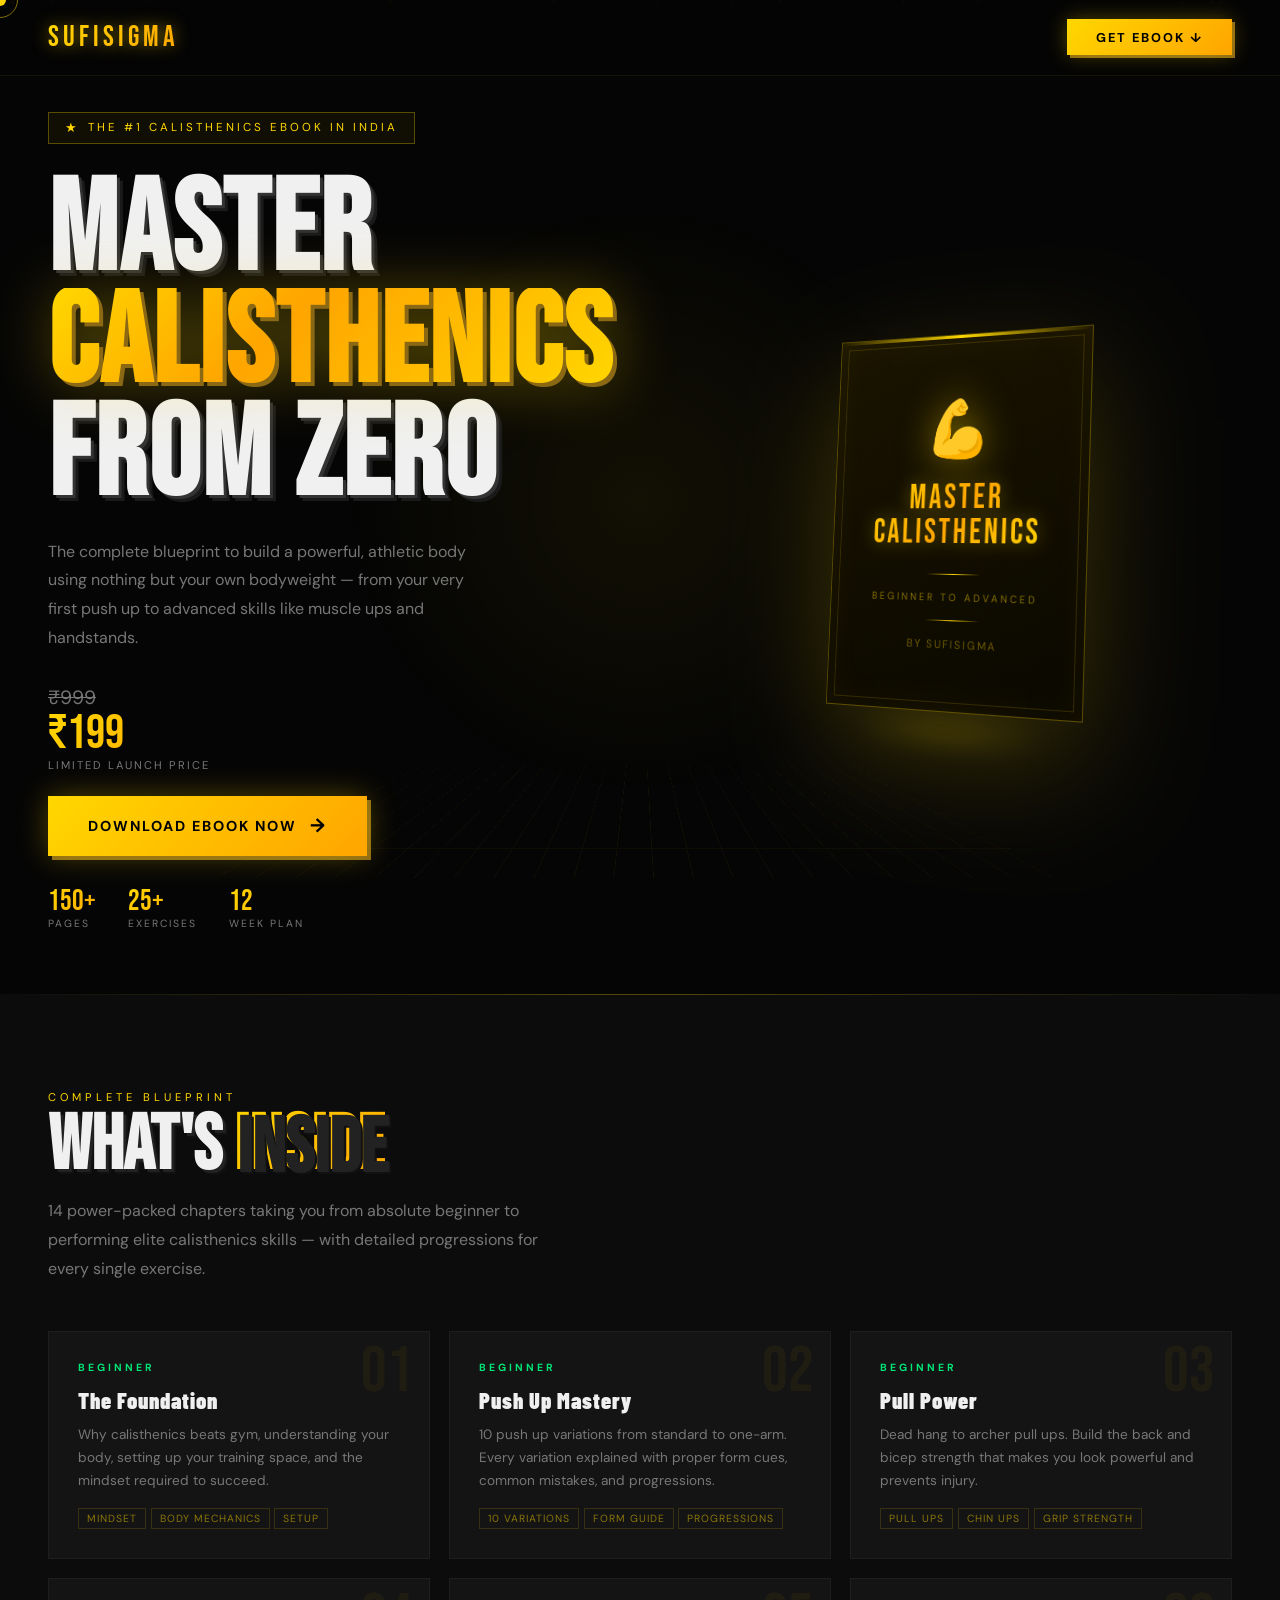
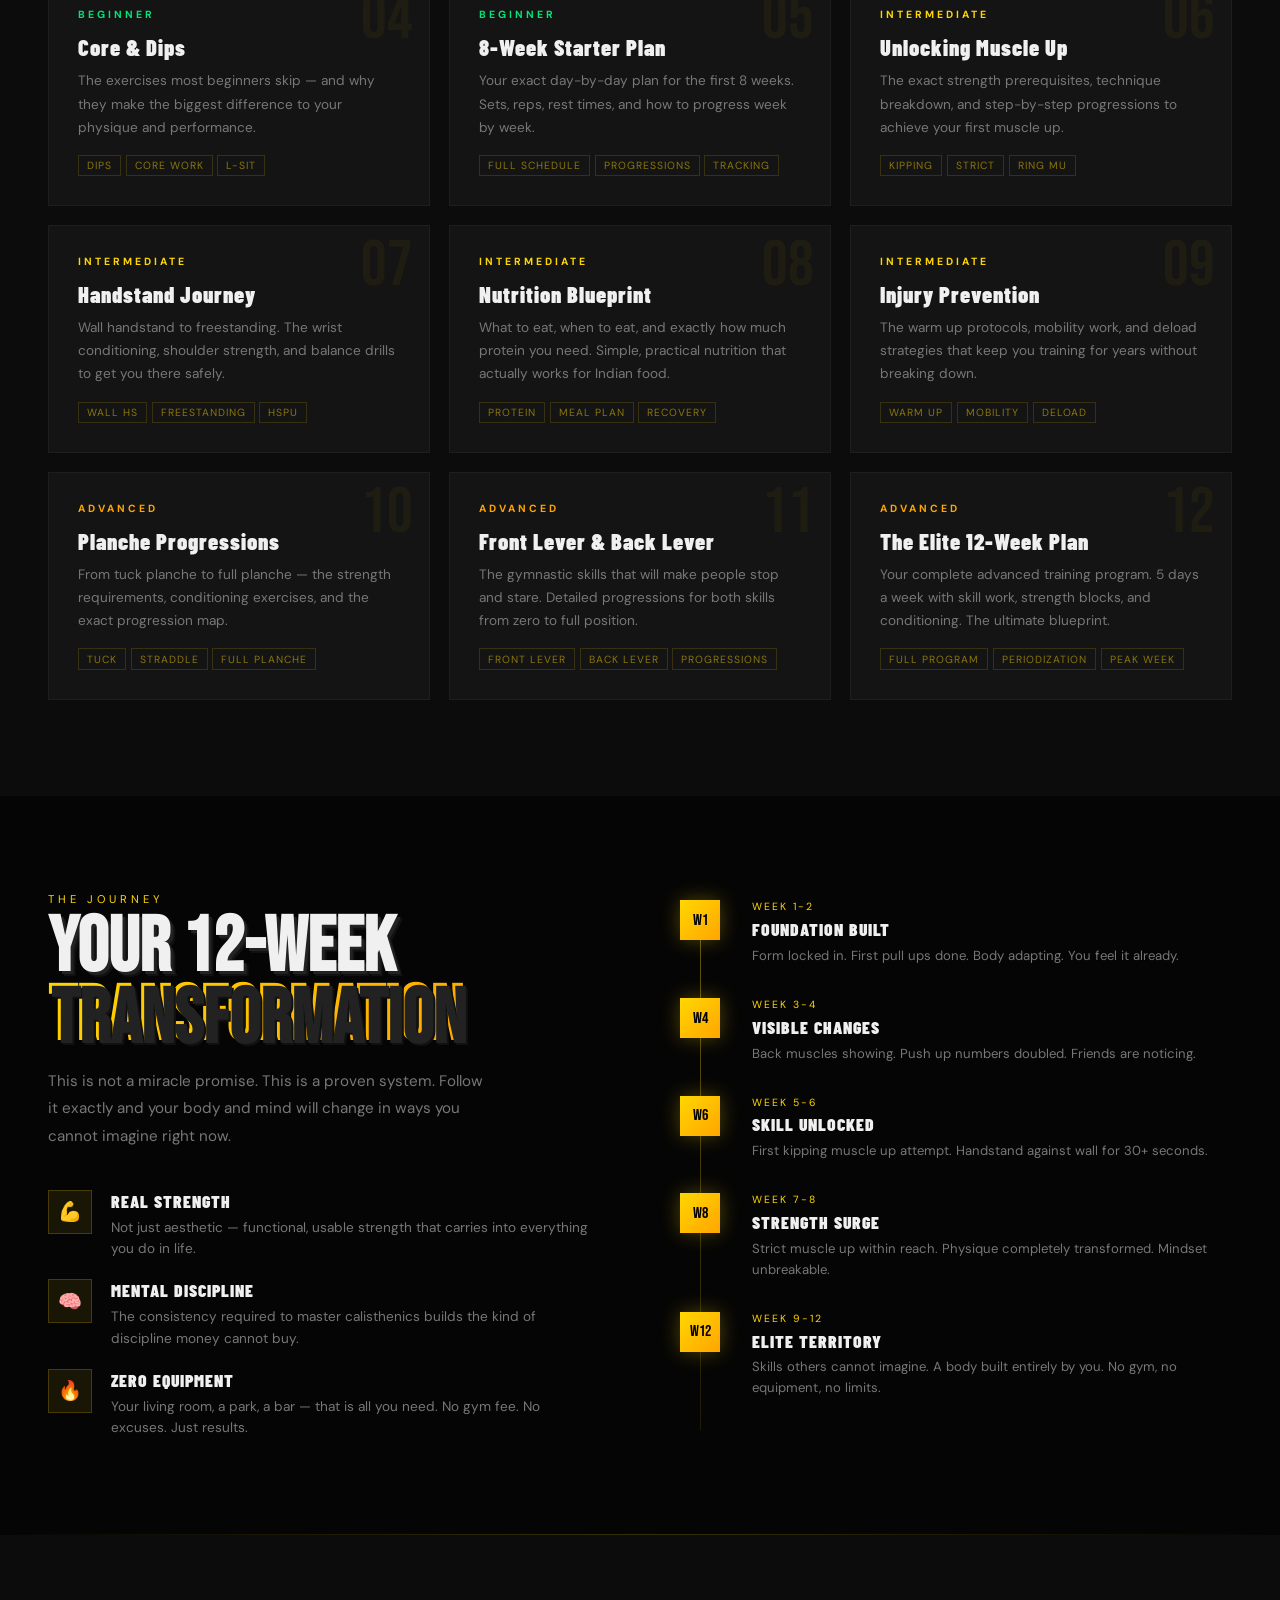
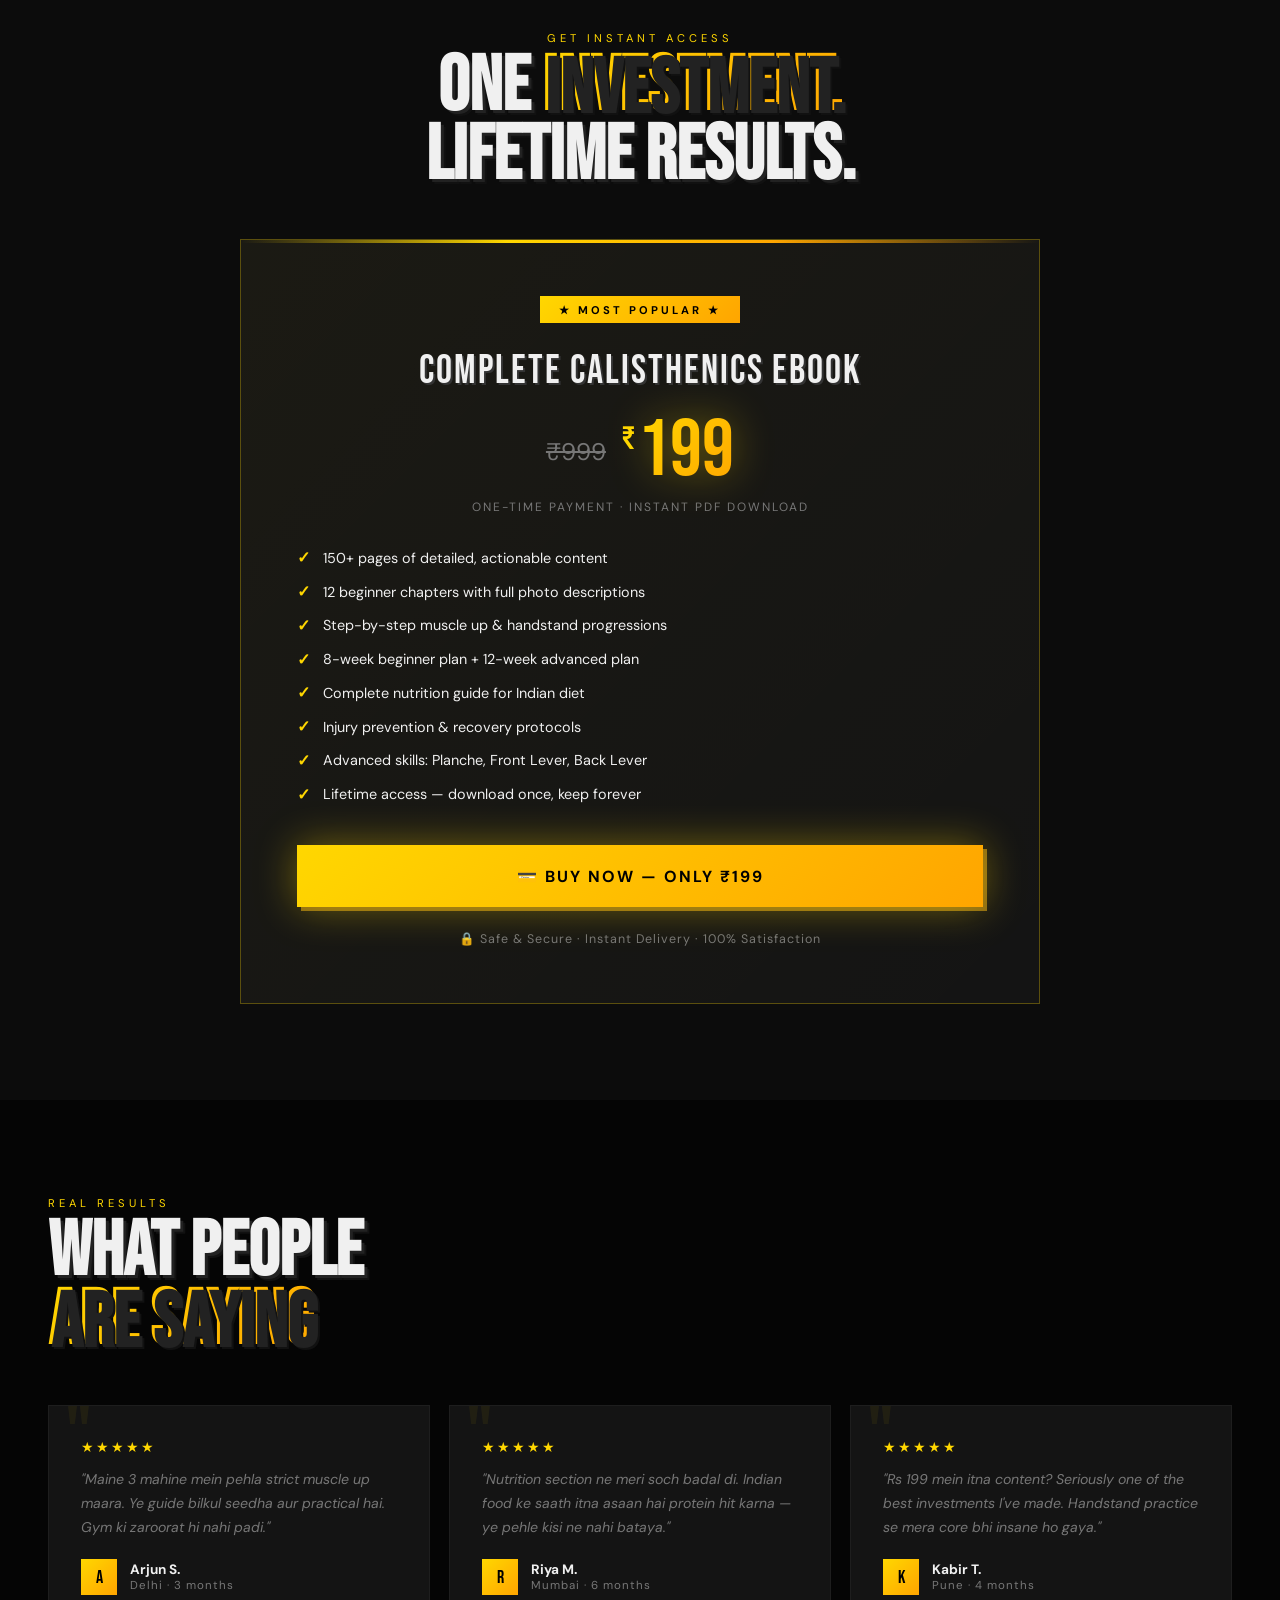
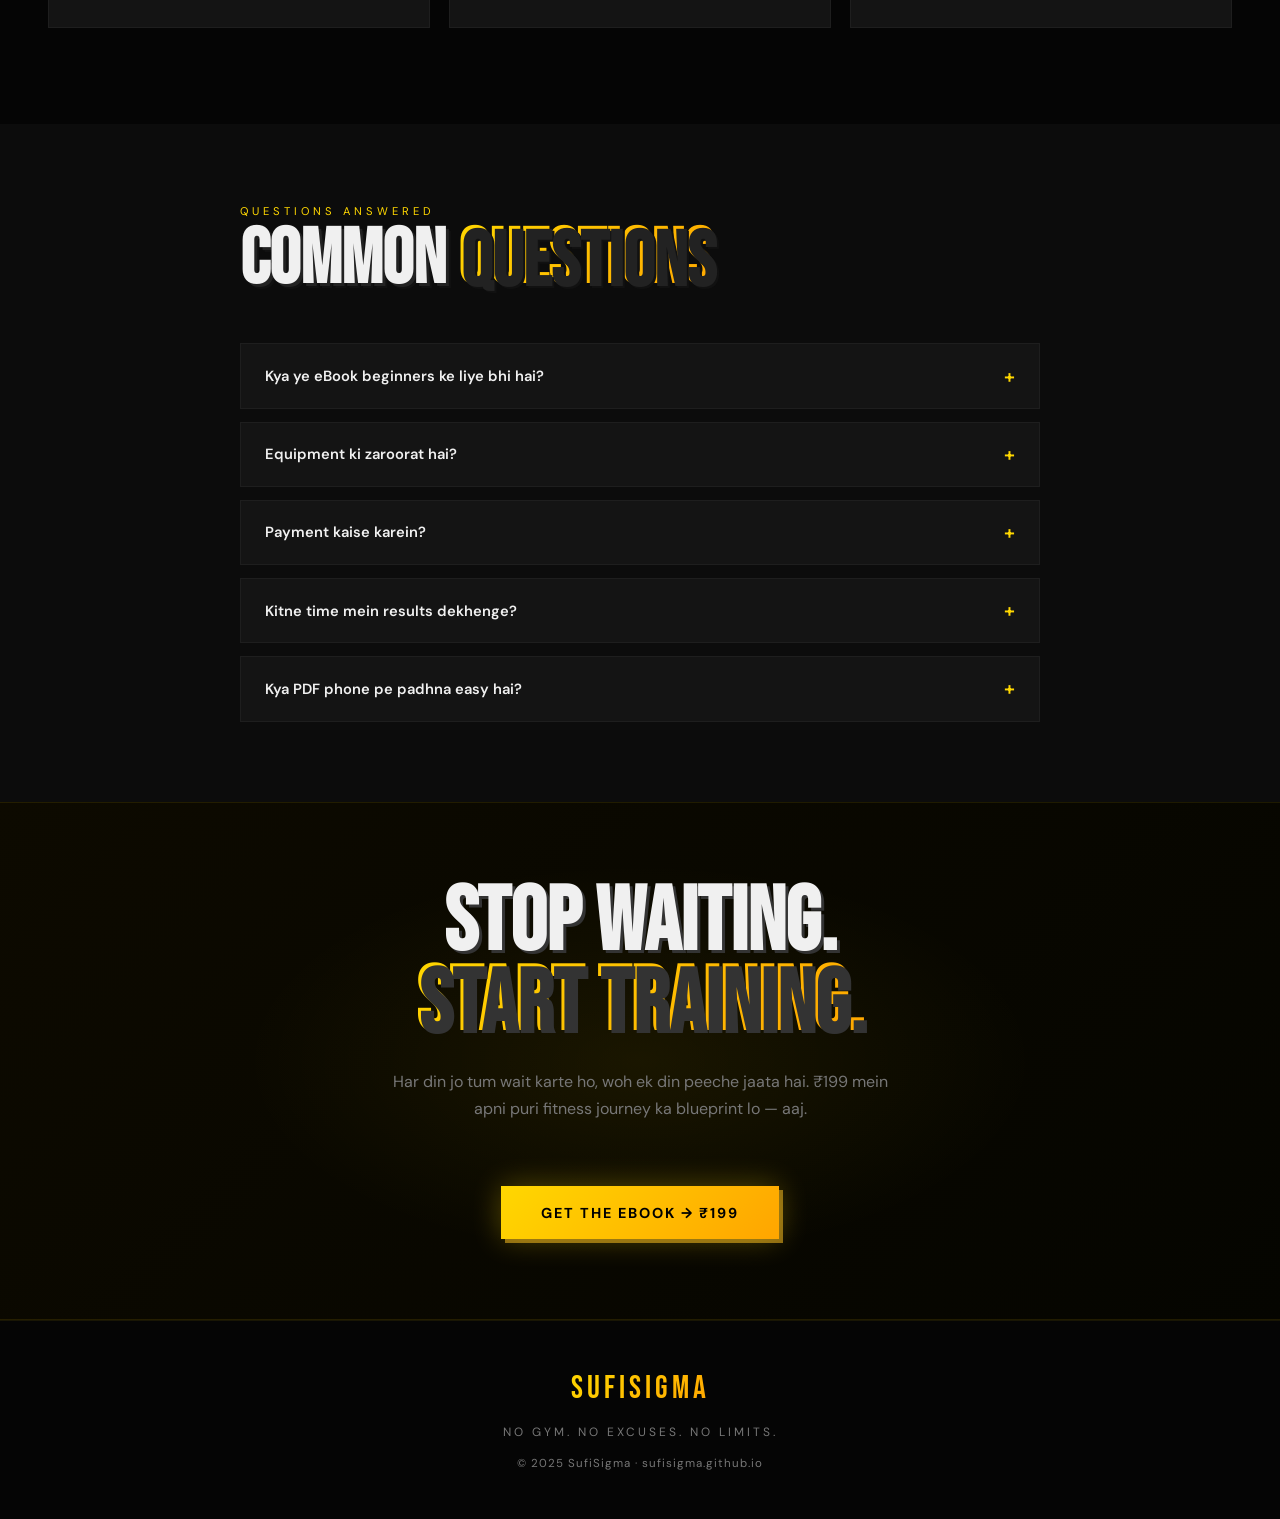
<file: index.html>
<!DOCTYPE html>
<html lang="en">
<head>
<meta charset="UTF-8">
<meta name="viewport" content="width=device-width, initial-scale=1.0">
<title>SufiSigma | Master Calisthenics — The Ultimate eBook</title>
<link href="https://fonts.googleapis.com/css2?family=Bebas+Neue&family=DM+Sans:wght@300;400;500;700&family=Barlow+Condensed:wght@700;900&display=swap" rel="stylesheet">
<style>
:root {
  --bg: #050505;
  --bg2: #0c0c0c;
  --bg3: #141414;
  --gold: #FFD700;
  --gold2: #FFA500;
  --gold3: #B8860B;
  --text: #f0f0f0;
  --muted: #777;
  --border: #1e1e1e;
}
*, *::before, *::after { margin: 0; padding: 0; box-sizing: border-box; }
html { scroll-behavior: smooth; }
body {
  background: var(--bg);
  color: var(--text);
  font-family: 'DM Sans', sans-serif;
  overflow-x: hidden;
  cursor: none;
}

/* CUSTOM CURSOR */
.cursor {
  position: fixed; width: 12px; height: 12px;
  background: var(--gold); border-radius: 50%;
  pointer-events: none; z-index: 9999;
  transform: translate(-50%, -50%);
  transition: transform 0.1s, width 0.2s, height 0.2s;
  mix-blend-mode: difference;
}
.cursor-ring {
  position: fixed; width: 36px; height: 36px;
  border: 1px solid rgba(255,215,0,0.5); border-radius: 50%;
  pointer-events: none; z-index: 9998;
  transform: translate(-50%, -50%);
  transition: transform 0.15s ease, width 0.2s, height 0.2s;
}

/* PARTICLES */
#particles { position: fixed; inset: 0; pointer-events: none; z-index: 0; overflow: hidden; }
.particle {
  position: absolute; border-radius: 50%;
  background: radial-gradient(circle, rgba(255,215,0,0.8), transparent);
  animation: floatParticle linear infinite;
  pointer-events: none;
}
@keyframes floatParticle {
  0% { transform: translateY(100vh) scale(0); opacity: 0; }
  10% { opacity: 1; }
  90% { opacity: 0.3; }
  100% { transform: translateY(-100px) scale(1); opacity: 0; }
}

/* NAV */
nav {
  position: fixed; top: 0; left: 0; right: 0; z-index: 100;
  display: flex; justify-content: space-between; align-items: center;
  padding: 1.2rem 3rem;
  background: rgba(5,5,5,0.9); backdrop-filter: blur(20px);
  border-bottom: 1px solid rgba(255,215,0,0.08);
}
.nav-logo {
  font-family: 'Bebas Neue', sans-serif; font-size: 1.8rem; letter-spacing: 4px;
  background: linear-gradient(135deg, #FFD700, #FFA500);
  -webkit-background-clip: text; -webkit-text-fill-color: transparent;
  filter: drop-shadow(0 0 8px rgba(255,215,0,0.5));
}
.nav-cta {
  padding: 0.6rem 1.8rem;
  background: linear-gradient(135deg, #FFD700, #FFA500);
  color: #000; font-weight: 700; font-size: 0.8rem;
  letter-spacing: 2px; text-transform: uppercase; text-decoration: none;
  box-shadow: 0 0 20px rgba(255,215,0,0.3), 3px 3px 0 #8B6914;
  transition: all 0.2s;
}
.nav-cta:hover { transform: translate(-2px,-2px); box-shadow: 0 0 30px rgba(255,215,0,0.5), 5px 5px 0 #8B6914; }

/* HERO */
.hero {
  min-height: 100vh; display: flex; align-items: center;
  position: relative; padding: 7rem 3rem 4rem; overflow: hidden;
}
.hero-3d-grid {
  position: absolute; inset: 0; opacity: 0.06;
  background-image: linear-gradient(rgba(255,215,0,1) 1px, transparent 1px),
                    linear-gradient(90deg, rgba(255,215,0,1) 1px, transparent 1px);
  background-size: 60px 60px;
  transform: perspective(600px) rotateX(60deg) translateY(-35%);
  transform-origin: bottom center;
}
.hero-glow {
  position: absolute; top: 20%; left: 50%; transform: translateX(-50%);
  width: 600px; height: 600px;
  background: radial-gradient(circle, rgba(255,215,0,0.06) 0%, transparent 70%);
  animation: pulse 4s ease-in-out infinite;
}
@keyframes pulse { 0%,100%{transform:translateX(-50%) scale(1);opacity:0.5} 50%{transform:translateX(-50%) scale(1.2);opacity:1} }

.hero-content { max-width: 1200px; margin: 0 auto; width: 100%; position: relative; z-index: 1; display: grid; grid-template-columns: 1fr 1fr; gap: 4rem; align-items: center; }
.hero-left {}
.hero-badge {
  display: inline-flex; align-items: center; gap: 0.5rem;
  font-size: 0.72rem; letter-spacing: 3px; text-transform: uppercase;
  color: var(--gold); border: 1px solid rgba(255,215,0,0.3);
  padding: 0.4rem 1rem; margin-bottom: 2rem;
  background: rgba(255,215,0,0.05);
  animation: fadeUp 0.8s ease both;
}
.hero-badge::before { content:'★'; font-size:0.8rem; }
.hero-title {
  font-family: 'Bebas Neue', sans-serif;
  font-size: clamp(4.5rem, 10vw, 8rem);
  line-height: 0.88; letter-spacing: 2px;
  animation: fadeUp 0.8s ease 0.1s both;
}
.hero-title .line1 { display: block; color: var(--text); text-shadow: 3px 3px 0 #333, 6px 6px 0 #1a1a1a; }
.hero-title .line2 {
  display: block;
  background: linear-gradient(135deg, #FFD700 0%, #FFA500 40%, #FFD700 100%);
  -webkit-background-clip: text; -webkit-text-fill-color: transparent;
  filter: drop-shadow(4px 4px 0 #8B6914) drop-shadow(0 0 30px rgba(255,215,0,0.3));
}
.hero-title .line3 { display: block; color: var(--text); text-shadow: 3px 3px 0 #333, 6px 6px 0 #1a1a1a; }
.hero-desc { font-size: 1rem; color: var(--muted); margin-top: 1.5rem; line-height: 1.8; max-width: 420px; animation: fadeUp 0.8s ease 0.2s both; }
.hero-price-row { display: flex; align-items: center; gap: 1.5rem; margin-top: 2rem; animation: fadeUp 0.8s ease 0.3s both; }
.price-old { font-size: 1.2rem; color: var(--muted); text-decoration: line-through; }
.price-new {
  font-family: 'Bebas Neue', sans-serif; font-size: 3rem; line-height: 1;
  background: linear-gradient(135deg, #FFD700, #FFA500);
  -webkit-background-clip: text; -webkit-text-fill-color: transparent;
}
.price-label { font-size: 0.7rem; letter-spacing: 2px; text-transform: uppercase; color: var(--muted); }
.hero-btn {
  display: inline-flex; align-items: center; gap: 0.8rem; margin-top: 1.5rem;
  padding: 1.1rem 2.5rem;
  background: linear-gradient(135deg, #FFD700, #FFA500);
  color: #000; font-weight: 700; font-size: 0.9rem;
  letter-spacing: 2px; text-transform: uppercase; text-decoration: none;
  box-shadow: 0 0 30px rgba(255,215,0,0.3), 4px 4px 0 #8B6914;
  transition: all 0.25s; animation: fadeUp 0.8s ease 0.35s both;
  position: relative; overflow: hidden;
}
.hero-btn::before {
  content: ''; position: absolute; inset: 0;
  background: linear-gradient(135deg, rgba(255,255,255,0.2), transparent);
  opacity: 0; transition: opacity 0.2s;
}
.hero-btn:hover { transform: translate(-3px,-3px); box-shadow: 0 0 50px rgba(255,215,0,0.5), 7px 7px 0 #8B6914; }
.hero-btn:hover::before { opacity: 1; }
.hero-btn-arrow { font-size: 1.2rem; }
.hero-trust { display: flex; gap: 2rem; margin-top: 2rem; animation: fadeUp 0.8s ease 0.4s both; }
.trust-item { display: flex; flex-direction: column; }
.trust-num { font-family: 'Bebas Neue', sans-serif; font-size: 1.8rem; background: linear-gradient(135deg,#FFD700,#FFA500); -webkit-background-clip: text; -webkit-text-fill-color: transparent; line-height: 1; }
.trust-label { font-size: 0.65rem; letter-spacing: 2px; text-transform: uppercase; color: var(--muted); }

/* EBOOK 3D MOCKUP */
.hero-right { display: flex; justify-content: center; align-items: center; animation: fadeUp 0.8s ease 0.2s both; }
.book-3d {
  width: 280px; height: 380px; position: relative;
  transform-style: preserve-3d;
  transform: perspective(1200px) rotateY(-25deg) rotateX(5deg);
  animation: bookFloat 6s ease-in-out infinite;
  filter: drop-shadow(0 40px 60px rgba(255,215,0,0.2));
}
@keyframes bookFloat {
  0%,100%{transform:perspective(1200px) rotateY(-25deg) rotateX(5deg) translateY(0)}
  50%{transform:perspective(1200px) rotateY(-22deg) rotateX(3deg) translateY(-20px)}
}
.book-front {
  position: absolute; inset: 0;
  background: linear-gradient(160deg, #1a1400 0%, #0a0800 100%);
  border: 1px solid rgba(255,215,0,0.3);
  box-shadow: inset 0 0 40px rgba(255,215,0,0.05);
  display: flex; flex-direction: column; align-items: center; justify-content: center;
  padding: 2.5rem 2rem; overflow: hidden;
}
.book-front::before {
  content: ''; position: absolute; inset: 8px;
  border: 1px solid rgba(255,215,0,0.15);
  pointer-events: none;
}
.book-front::after {
  content: ''; position: absolute; top: 0; left: 0; right: 0; height: 3px;
  background: linear-gradient(90deg, transparent, #FFD700, transparent);
}
.book-icon { font-size: 3.5rem; margin-bottom: 1rem; filter: drop-shadow(0 0 20px rgba(255,215,0,0.5)); }
.book-title-cover {
  font-family: 'Bebas Neue', sans-serif; font-size: 2.2rem; letter-spacing: 3px;
  text-align: center; line-height: 1;
  background: linear-gradient(135deg, #FFD700, #FFA500, #FFD700);
  -webkit-background-clip: text; -webkit-text-fill-color: transparent;
  text-shadow: none; filter: drop-shadow(0 0 10px rgba(255,215,0,0.4));
  margin-bottom: 0.5rem;
}
.book-subtitle-cover { font-size: 0.65rem; letter-spacing: 3px; text-transform: uppercase; color: rgba(255,215,0,0.5); text-align: center; }
.book-divider { width: 60px; height: 1px; background: linear-gradient(90deg,transparent,#FFD700,transparent); margin: 1rem auto; }
.book-author { font-size: 0.7rem; letter-spacing: 2px; text-transform: uppercase; color: rgba(255,215,0,0.4); }
.book-spine {
  position: absolute; left: -30px; top: 0; bottom: 0; width: 30px;
  background: linear-gradient(to right, #0d0b00, #1a1500);
  border-left: 1px solid rgba(255,215,0,0.2);
  transform-origin: right; transform: rotateY(90deg);
  display: flex; align-items: center; justify-content: center;
}
.book-spine-text {
  font-family: 'Bebas Neue', sans-serif; font-size: 0.7rem; letter-spacing: 3px;
  color: rgba(255,215,0,0.4);
  writing-mode: vertical-rl; text-orientation: mixed;
  transform: rotate(180deg);
}
.book-shadow {
  position: absolute; bottom: -40px; left: 10%; right: 10%; height: 40px;
  background: radial-gradient(ellipse, rgba(255,215,0,0.15) 0%, transparent 70%);
  filter: blur(10px);
}

/* WHAT'S INSIDE */
.inside { padding: 6rem 3rem; background: var(--bg2); position: relative; overflow: hidden; }
.inside::before { content:''; position:absolute; top:0; left:0; right:0; height:1px; background:linear-gradient(90deg,transparent,rgba(255,215,0,0.3),transparent); }
.section-wrap { max-width: 1200px; margin: 0 auto; }
.section-label { font-size: 0.7rem; letter-spacing: 4px; text-transform: uppercase; color: var(--gold); margin-bottom: 0.5rem; }
.section-title {
  font-family: 'Bebas Neue', sans-serif; font-size: clamp(3rem, 6vw, 5.5rem);
  line-height: 0.9; margin-bottom: 1rem;
  text-shadow: 3px 3px 0 #222, 5px 5px 0 #111;
}
.section-title span { background: linear-gradient(135deg,#FFD700,#FFA500); -webkit-background-clip:text; -webkit-text-fill-color:transparent; }
.section-desc { font-size: 1rem; color: var(--muted); max-width: 500px; line-height: 1.8; margin-bottom: 3rem; }
.chapters-grid { display: grid; grid-template-columns: repeat(auto-fill, minmax(300px, 1fr)); gap: 1.2rem; }
.chapter-card {
  background: var(--bg3); border: 1px solid var(--border);
  padding: 1.8rem; position: relative; overflow: hidden;
  transition: all 0.35s; cursor: default;
  transform-style: preserve-3d;
}
.chapter-card::before { content:''; position:absolute; inset:0; background:linear-gradient(135deg,rgba(255,215,0,0.04),transparent); opacity:0; transition:opacity 0.3s; }
.chapter-card::after { content:''; position:absolute; bottom:0; left:0; height:2px; width:0; background:linear-gradient(90deg,#FFD700,#FFA500); transition:width 0.4s; }
.chapter-card:hover { border-color:rgba(255,215,0,0.4); transform:translateY(-8px) rotateX(2deg); box-shadow:0 20px 50px rgba(255,215,0,0.08), 0 0 0 1px rgba(255,215,0,0.1); }
.chapter-card:hover::before { opacity:1; }
.chapter-card:hover::after { width:100%; }
.ch-num { font-family:'Bebas Neue',sans-serif; font-size:4rem; color:rgba(255,215,0,0.05); position:absolute; top:0.5rem; right:1rem; line-height:1; }
.ch-level { font-size:0.65rem; letter-spacing:3px; text-transform:uppercase; font-weight:700; margin-bottom:0.8rem; }
.level-b { color:#00e676; } .level-i { color:#FFD700; } .level-a { color:#FFA500; }
.ch-title { font-family:'Barlow Condensed',sans-serif; font-size:1.4rem; font-weight:900; margin-bottom:0.6rem; letter-spacing:1px; }
.ch-desc { font-size:0.85rem; color:var(--muted); line-height:1.7; }
.ch-topics { margin-top:1rem; display:flex; flex-wrap:wrap; gap:0.3rem; }
.ch-topic { font-size:0.65rem; padding:0.2rem 0.5rem; border:1px solid rgba(255,215,0,0.15); color:rgba(255,215,0,0.5); letter-spacing:1px; text-transform:uppercase; }

/* TRANSFORMATION SECTION */
.transform { padding: 6rem 3rem; background: var(--bg); position: relative; overflow: hidden; }
.transform::after { content:''; position:absolute; bottom:0; left:0; right:0; height:1px; background:linear-gradient(90deg,transparent,rgba(255,215,0,0.2),transparent); }
.transform-inner { max-width: 1200px; margin: 0 auto; display: grid; grid-template-columns: 1fr 1fr; gap: 5rem; align-items: center; }
.transform-text {}
.transform-points { margin-top: 2.5rem; display: flex; flex-direction: column; gap: 1.2rem; }
.transform-point { display: flex; gap: 1.2rem; align-items: flex-start; }
.tp-icon { width: 44px; height: 44px; background: rgba(255,215,0,0.08); border: 1px solid rgba(255,215,0,0.2); display: flex; align-items: center; justify-content: center; font-size: 1.2rem; flex-shrink: 0; }
.tp-content h4 { font-family:'Barlow Condensed',sans-serif; font-size:1.1rem; font-weight:900; letter-spacing:1px; text-transform:uppercase; margin-bottom:0.3rem; }
.tp-content p { font-size:0.85rem; color:var(--muted); line-height:1.6; }
.timeline { position: relative; }
.timeline::before { content:''; position:absolute; left:20px; top:0; bottom:0; width:1px; background:linear-gradient(to bottom,rgba(255,215,0,0.4),rgba(255,215,0,0.1)); }
.timeline-item { display:flex; gap:2rem; margin-bottom:2rem; position:relative; }
.tl-dot { width:40px; height:40px; background:linear-gradient(135deg,#FFD700,#FFA500); display:flex; align-items:center; justify-content:center; font-family:'Bebas Neue',sans-serif; font-size:1rem; color:#000; flex-shrink:0; position:relative; z-index:1; box-shadow:0 0 20px rgba(255,215,0,0.3); }
.tl-content h4 { font-family:'Barlow Condensed',sans-serif; font-size:1.1rem; font-weight:900; letter-spacing:1px; text-transform:uppercase; margin-bottom:0.3rem; }
.tl-week { font-size:0.65rem; letter-spacing:2px; text-transform:uppercase; color:var(--gold); margin-bottom:0.3rem; }
.tl-content p { font-size:0.82rem; color:var(--muted); line-height:1.6; }

/* PRICING */
.pricing { padding: 6rem 3rem; background: var(--bg2); position: relative; overflow: hidden; }
.pricing::before { content:''; position:absolute; top:50%; left:50%; transform:translate(-50%,-50%); width:600px; height:600px; background:radial-gradient(circle,rgba(255,215,0,0.04),transparent 70%); }
.pricing-inner { max-width: 800px; margin: 0 auto; text-align: center; position: relative; z-index: 1; }
.pricing-card {
  background: var(--bg3); border: 1px solid rgba(255,215,0,0.3);
  padding: 3.5rem; margin-top: 3rem; position: relative; overflow: hidden;
}
.pricing-card::before { content:''; position:absolute; top:0; left:0; right:0; height:3px; background:linear-gradient(90deg,transparent,#FFD700,#FFA500,transparent); }
.pricing-card::after { content:''; position:absolute; inset:0; background:linear-gradient(135deg,rgba(255,215,0,0.03),transparent); }
.pricing-content { position: relative; z-index: 1; }
.pricing-badge { display:inline-block; background:linear-gradient(135deg,#FFD700,#FFA500); color:#000; font-size:0.7rem; font-weight:700; letter-spacing:3px; text-transform:uppercase; padding:0.4rem 1.2rem; margin-bottom:1.5rem; }
.pricing-name { font-family:'Bebas Neue',sans-serif; font-size:2.5rem; letter-spacing:2px; text-shadow:2px 2px 0 #333; margin-bottom:1rem; }
.pricing-price-row { display:flex; align-items:center; justify-content:center; gap:1rem; margin-bottom:0.5rem; }
.price-strike { font-size:1.5rem; color:var(--muted); text-decoration:line-through; }
.price-main { font-family:'Bebas Neue',sans-serif; font-size:5rem; line-height:1; background:linear-gradient(135deg,#FFD700,#FFA500); -webkit-background-clip:text; -webkit-text-fill-color:transparent; filter:drop-shadow(0 0 20px rgba(255,215,0,0.4)); }
.price-currency { font-family:'Bebas Neue',sans-serif; font-size:2rem; color:var(--gold); line-height:1; align-self:flex-start; margin-top:0.8rem; }
.price-sub { font-size:0.75rem; color:var(--muted); letter-spacing:2px; text-transform:uppercase; margin-bottom:2rem; }
.features-list { list-style:none; display:flex; flex-direction:column; gap:0.8rem; margin-bottom:2.5rem; text-align:left; }
.features-list li { display:flex; align-items:center; gap:0.8rem; font-size:0.9rem; }
.features-list li::before { content:'✓'; color:var(--gold); font-weight:700; font-size:1rem; flex-shrink:0; }
.buy-btn {
  display:inline-flex; align-items:center; justify-content:center; gap:0.8rem; width:100%; padding:1.3rem 2rem;
  background:linear-gradient(135deg,#FFD700,#FFA500); color:#000; font-weight:700; font-size:1rem;
  letter-spacing:2px; text-transform:uppercase; text-decoration:none;
  box-shadow:0 0 40px rgba(255,215,0,0.4), 4px 4px 0 #8B6914; transition:all 0.25s;
  position:relative; overflow:hidden;
}
.buy-btn:hover { transform:translate(-3px,-3px); box-shadow:0 0 60px rgba(255,215,0,0.6), 7px 7px 0 #8B6914; }
.buy-guarantee { display:flex; align-items:center; justify-content:center; gap:0.5rem; margin-top:1.5rem; font-size:0.78rem; color:var(--muted); letter-spacing:1px; }

/* TESTIMONIALS */
.testimonials { padding: 6rem 3rem; background: var(--bg); }
.test-grid { display:grid; grid-template-columns:repeat(auto-fit,minmax(280px,1fr)); gap:1.2rem; margin-top:3rem; }
.test-card { background:var(--bg3); border:1px solid var(--border); padding:2rem; position:relative; transition:all 0.3s; }
.test-card::before { content:'"'; font-family:'Bebas Neue',sans-serif; font-size:5rem; color:rgba(255,215,0,0.06); position:absolute; top:-0.5rem; left:1rem; line-height:1; }
.test-card:hover { border-color:rgba(255,215,0,0.2); transform:translateY(-4px); }
.test-stars { color:var(--gold); font-size:0.9rem; letter-spacing:2px; margin-bottom:0.8rem; }
.test-text { font-size:0.88rem; color:var(--muted); line-height:1.7; margin-bottom:1.2rem; font-style:italic; }
.test-author { display:flex; align-items:center; gap:0.8rem; }
.test-avatar { width:36px; height:36px; background:linear-gradient(135deg,#FFD700,#FFA500); display:flex; align-items:center; justify-content:center; font-family:'Bebas Neue',sans-serif; font-size:1.1rem; color:#000; }
.test-name { font-size:0.85rem; font-weight:700; }
.test-handle { font-size:0.72rem; color:var(--muted); letter-spacing:1px; }

/* FAQ */
.faq { padding: 5rem 3rem; background: var(--bg2); }
.faq-inner { max-width: 800px; margin: 0 auto; }
.faq-list { margin-top: 3rem; display: flex; flex-direction: column; gap: 0.8rem; }
.faq-item { background:var(--bg3); border:1px solid var(--border); overflow:hidden; transition:border-color 0.2s; }
.faq-item:hover { border-color:rgba(255,215,0,0.2); }
.faq-q { display:flex; justify-content:space-between; align-items:center; padding:1.2rem 1.5rem; cursor:pointer; font-weight:600; font-size:0.92rem; }
.faq-q .icon { font-size:1.2rem; color:var(--gold); transition:transform 0.3s; flex-shrink:0; }
.faq-item.open .faq-q .icon { transform:rotate(45deg); }
.faq-a { max-height:0; overflow:hidden; transition:max-height 0.3s ease; padding:0 1.5rem; font-size:0.85rem; color:var(--muted); line-height:1.7; }
.faq-item.open .faq-a { max-height:200px; padding:0 1.5rem 1.2rem; }

/* CTA BANNER */
.cta-banner {
  padding: 5rem 3rem; position: relative; overflow: hidden;
  background: linear-gradient(135deg, #0d0a00 0%, #050500 100%);
  border-top: 1px solid rgba(255,215,0,0.1);
  border-bottom: 1px solid rgba(255,215,0,0.1);
  text-align: center;
}
.cta-banner::before { content:''; position:absolute; top:50%; left:50%; transform:translate(-50%,-50%); width:800px; height:400px; background:radial-gradient(ellipse,rgba(255,215,0,0.07),transparent 70%); }
.cta-banner-inner { position:relative; z-index:1; }
.cta-big { font-family:'Bebas Neue',sans-serif; font-size:clamp(3rem,7vw,6rem); line-height:0.9; text-shadow:3px 3px 0 #333; margin-bottom:1.5rem; }
.cta-big span { background:linear-gradient(135deg,#FFD700,#FFA500); -webkit-background-clip:text; -webkit-text-fill-color:transparent; }
.cta-sub { font-size:1rem; color:var(--muted); margin-bottom:2.5rem; max-width:500px; margin-left:auto; margin-right:auto; line-height:1.7; }

/* FOOTER */
footer {
  padding: 3rem; background: var(--bg);
  border-top: 1px solid rgba(255,215,0,0.08);
  display: flex; flex-direction: column; align-items: center; gap: 1rem;
  text-align: center;
}
.footer-logo { font-family:'Bebas Neue',sans-serif; font-size:2rem; letter-spacing:4px; background:linear-gradient(135deg,#FFD700,#FFA500); -webkit-background-clip:text; -webkit-text-fill-color:transparent; }
.footer-tagline { font-size:0.75rem; letter-spacing:3px; text-transform:uppercase; color:var(--muted); }

/* ANIMATIONS */
@keyframes fadeUp { from{opacity:0;transform:translateY(35px)} to{opacity:1;transform:translateY(0)} }
.fade-in { opacity:0; transform:translateY(25px); transition:opacity 0.7s ease, transform 0.7s ease; }
.fade-in.visible { opacity:1; transform:translateY(0); }

/* SCROLLBAR */
::-webkit-scrollbar { width:3px; }
::-webkit-scrollbar-track { background:var(--bg); }
::-webkit-scrollbar-thumb { background:linear-gradient(#FFD700,#FFA500); }

@media(max-width:768px) {
  nav { padding:1rem 1.5rem; }
  .hero { padding:5.5rem 1.5rem 3rem; }
  .hero-content { grid-template-columns:1fr; gap:3rem; }
  .hero-right { order:-1; }
  .book-3d { width:200px; height:270px; }
  .book-title-cover { font-size:1.6rem; }
  .transform-inner { grid-template-columns:1fr; gap:3rem; }
  .inside,.transform,.pricing,.testimonials,.faq,.cta-banner { padding:4rem 1.5rem; }
  footer { padding:2rem 1.5rem; }
}
</style>
</head>
<body>

<div class="cursor" id="cursor"></div>
<div class="cursor-ring" id="cursorRing"></div>
<div id="particles"></div>

<!-- NAV -->
<nav>
  <div class="nav-logo">SufiSigma</div>
  <a href="#pricing" class="nav-cta">Get eBook ↓</a>
</nav>

<!-- HERO -->
<section class="hero">
  <div class="hero-3d-grid"></div>
  <div class="hero-glow"></div>
  <div class="hero-content">
    <div class="hero-left">
      <div class="hero-badge">The #1 Calisthenics eBook in India</div>
      <h1 class="hero-title">
        <span class="line1">MASTER</span>
        <span class="line2">CALISTHENICS</span>
        <span class="line3">FROM ZERO</span>
      </h1>
      <p class="hero-desc">The complete blueprint to build a powerful, athletic body using nothing but your own bodyweight — from your very first push up to advanced skills like muscle ups and handstands.</p>
      <div class="hero-price-row">
        <div>
          <div class="price-old">₹999</div>
          <div class="price-new">₹199</div>
          <div class="price-label">Limited Launch Price</div>
        </div>
      </div>
      <a href="#pricing" class="hero-btn">Download eBook Now <span class="hero-btn-arrow">→</span></a>
      <div class="hero-trust">
        <div class="trust-item"><div class="trust-num">150+</div><div class="trust-label">Pages</div></div>
        <div class="trust-item"><div class="trust-num">25+</div><div class="trust-label">Exercises</div></div>
        <div class="trust-item"><div class="trust-num">12</div><div class="trust-label">Week Plan</div></div>
      </div>
    </div>
    <div class="hero-right">
      <div class="book-3d">
        <div class="book-spine"><div class="book-spine-text">SUFISIGMA × CALISTHENICS</div></div>
        <div class="book-front">
          <div class="book-icon">💪</div>
          <div class="book-title-cover">MASTER CALISTHENICS</div>
          <div class="book-divider"></div>
          <div class="book-subtitle-cover">Beginner to Advanced</div>
          <div class="book-divider"></div>
          <div class="book-author">by SufiSigma</div>
        </div>
        <div class="book-shadow"></div>
      </div>
    </div>
  </div>
</section>

<!-- WHAT'S INSIDE -->
<section class="inside">
  <div class="section-wrap">
    <div class="section-label">Complete Blueprint</div>
    <h2 class="section-title">WHAT'S <span>INSIDE</span></h2>
    <p class="section-desc">14 power-packed chapters taking you from absolute beginner to performing elite calisthenics skills — with detailed progressions for every single exercise.</p>
    <div class="chapters-grid">
      <div class="chapter-card fade-in"><div class="ch-num">01</div><div class="ch-level level-b">Beginner</div><div class="ch-title">The Foundation</div><div class="ch-desc">Why calisthenics beats gym, understanding your body, setting up your training space, and the mindset required to succeed.</div><div class="ch-topics"><span class="ch-topic">Mindset</span><span class="ch-topic">Body Mechanics</span><span class="ch-topic">Setup</span></div></div>
      <div class="chapter-card fade-in"><div class="ch-num">02</div><div class="ch-level level-b">Beginner</div><div class="ch-title">Push Up Mastery</div><div class="ch-desc">10 push up variations from standard to one-arm. Every variation explained with proper form cues, common mistakes, and progressions.</div><div class="ch-topics"><span class="ch-topic">10 Variations</span><span class="ch-topic">Form Guide</span><span class="ch-topic">Progressions</span></div></div>
      <div class="chapter-card fade-in"><div class="ch-num">03</div><div class="ch-level level-b">Beginner</div><div class="ch-title">Pull Power</div><div class="ch-desc">Dead hang to archer pull ups. Build the back and bicep strength that makes you look powerful and prevents injury.</div><div class="ch-topics"><span class="ch-topic">Pull Ups</span><span class="ch-topic">Chin Ups</span><span class="ch-topic">Grip Strength</span></div></div>
      <div class="chapter-card fade-in"><div class="ch-num">04</div><div class="ch-level level-b">Beginner</div><div class="ch-title">Core & Dips</div><div class="ch-desc">The exercises most beginners skip — and why they make the biggest difference to your physique and performance.</div><div class="ch-topics"><span class="ch-topic">Dips</span><span class="ch-topic">Core Work</span><span class="ch-topic">L-Sit</span></div></div>
      <div class="chapter-card fade-in"><div class="ch-num">05</div><div class="ch-level level-b">Beginner</div><div class="ch-title">8-Week Starter Plan</div><div class="ch-desc">Your exact day-by-day plan for the first 8 weeks. Sets, reps, rest times, and how to progress week by week.</div><div class="ch-topics"><span class="ch-topic">Full Schedule</span><span class="ch-topic">Progressions</span><span class="ch-topic">Tracking</span></div></div>
      <div class="chapter-card fade-in"><div class="ch-num">06</div><div class="ch-level level-i">Intermediate</div><div class="ch-title">Unlocking Muscle Up</div><div class="ch-desc">The exact strength prerequisites, technique breakdown, and step-by-step progressions to achieve your first muscle up.</div><div class="ch-topics"><span class="ch-topic">Kipping</span><span class="ch-topic">Strict</span><span class="ch-topic">Ring MU</span></div></div>
      <div class="chapter-card fade-in"><div class="ch-num">07</div><div class="ch-level level-i">Intermediate</div><div class="ch-title">Handstand Journey</div><div class="ch-desc">Wall handstand to freestanding. The wrist conditioning, shoulder strength, and balance drills to get you there safely.</div><div class="ch-topics"><span class="ch-topic">Wall HS</span><span class="ch-topic">Freestanding</span><span class="ch-topic">HSPU</span></div></div>
      <div class="chapter-card fade-in"><div class="ch-num">08</div><div class="ch-level level-i">Intermediate</div><div class="ch-title">Nutrition Blueprint</div><div class="ch-desc">What to eat, when to eat, and exactly how much protein you need. Simple, practical nutrition that actually works for Indian food.</div><div class="ch-topics"><span class="ch-topic">Protein</span><span class="ch-topic">Meal Plan</span><span class="ch-topic">Recovery</span></div></div>
      <div class="chapter-card fade-in"><div class="ch-num">09</div><div class="ch-level level-i">Intermediate</div><div class="ch-title">Injury Prevention</div><div class="ch-desc">The warm up protocols, mobility work, and deload strategies that keep you training for years without breaking down.</div><div class="ch-topics"><span class="ch-topic">Warm Up</span><span class="ch-topic">Mobility</span><span class="ch-topic">Deload</span></div></div>
      <div class="chapter-card fade-in"><div class="ch-num">10</div><div class="ch-level level-a">Advanced</div><div class="ch-title">Planche Progressions</div><div class="ch-desc">From tuck planche to full planche — the strength requirements, conditioning exercises, and the exact progression map.</div><div class="ch-topics"><span class="ch-topic">Tuck</span><span class="ch-topic">Straddle</span><span class="ch-topic">Full Planche</span></div></div>
      <div class="chapter-card fade-in"><div class="ch-num">11</div><div class="ch-level level-a">Advanced</div><div class="ch-title">Front Lever & Back Lever</div><div class="ch-desc">The gymnastic skills that will make people stop and stare. Detailed progressions for both skills from zero to full position.</div><div class="ch-topics"><span class="ch-topic">Front Lever</span><span class="ch-topic">Back Lever</span><span class="ch-topic">Progressions</span></div></div>
      <div class="chapter-card fade-in"><div class="ch-num">12</div><div class="ch-level level-a">Advanced</div><div class="ch-title">The Elite 12-Week Plan</div><div class="ch-desc">Your complete advanced training program. 5 days a week with skill work, strength blocks, and conditioning. The ultimate blueprint.</div><div class="ch-topics"><span class="ch-topic">Full Program</span><span class="ch-topic">Periodization</span><span class="ch-topic">Peak Week</span></div></div>
    </div>
  </div>
</section>

<!-- TRANSFORMATION -->
<section class="transform">
  <div class="transform-inner">
    <div class="transform-text fade-in">
      <div class="section-label">The Journey</div>
      <h2 class="section-title">YOUR 12-WEEK<br><span style="background:linear-gradient(135deg,#FFD700,#FFA500);-webkit-background-clip:text;-webkit-text-fill-color:transparent;">TRANSFORMATION</span></h2>
      <p style="font-size:0.95rem;color:var(--muted);line-height:1.8;margin-top:1rem;max-width:440px;">This is not a miracle promise. This is a proven system. Follow it exactly and your body and mind will change in ways you cannot imagine right now.</p>
      <div class="transform-points">
        <div class="transform-point"><div class="tp-icon">💪</div><div class="tp-content"><h4>Real Strength</h4><p>Not just aesthetic — functional, usable strength that carries into everything you do in life.</p></div></div>
        <div class="transform-point"><div class="tp-icon">🧠</div><div class="tp-content"><h4>Mental Discipline</h4><p>The consistency required to master calisthenics builds the kind of discipline money cannot buy.</p></div></div>
        <div class="transform-point"><div class="tp-icon">🔥</div><div class="tp-content"><h4>Zero Equipment</h4><p>Your living room, a park, a bar — that is all you need. No gym fee. No excuses. Just results.</p></div></div>
      </div>
    </div>
    <div class="timeline fade-in">
      <div class="timeline-item"><div class="tl-dot">W1</div><div class="tl-content"><div class="tl-week">Week 1-2</div><h4>Foundation Built</h4><p>Form locked in. First pull ups done. Body adapting. You feel it already.</p></div></div>
      <div class="timeline-item"><div class="tl-dot">W4</div><div class="tl-content"><div class="tl-week">Week 3-4</div><h4>Visible Changes</h4><p>Back muscles showing. Push up numbers doubled. Friends are noticing.</p></div></div>
      <div class="timeline-item"><div class="tl-dot">W6</div><div class="tl-content"><div class="tl-week">Week 5-6</div><h4>Skill Unlocked</h4><p>First kipping muscle up attempt. Handstand against wall for 30+ seconds.</p></div></div>
      <div class="timeline-item"><div class="tl-dot">W8</div><div class="tl-content"><div class="tl-week">Week 7-8</div><h4>Strength Surge</h4><p>Strict muscle up within reach. Physique completely transformed. Mindset unbreakable.</p></div></div>
      <div class="timeline-item"><div class="tl-dot">W12</div><div class="tl-content"><div class="tl-week">Week 9-12</div><h4>Elite Territory</h4><p>Skills others cannot imagine. A body built entirely by you. No gym, no equipment, no limits.</p></div></div>
    </div>
  </div>
</section>

<!-- PRICING -->
<section class="pricing" id="pricing">
  <div class="pricing-inner">
    <div class="section-label">Get Instant Access</div>
    <h2 class="section-title fade-in">ONE <span style="background:linear-gradient(135deg,#FFD700,#FFA500);-webkit-background-clip:text;-webkit-text-fill-color:transparent;">INVESTMENT.</span><br>LIFETIME RESULTS.</h2>
    <div class="pricing-card fade-in">
      <div class="pricing-content">
        <div class="pricing-badge">★ Most Popular ★</div>
        <div class="pricing-name">COMPLETE CALISTHENICS EBOOK</div>
        <div class="pricing-price-row">
          <div class="price-strike">₹999</div>
          <div style="display:flex;align-items:flex-start;gap:0.2rem">
            <div class="price-currency">₹</div>
            <div class="price-main">199</div>
          </div>
        </div>
        <div class="price-sub">One-time payment · Instant PDF download</div>
        <ul class="features-list">
          <li>150+ pages of detailed, actionable content</li>
          <li>12 beginner chapters with full photo descriptions</li>
          <li>Step-by-step muscle up & handstand progressions</li>
          <li>8-week beginner plan + 12-week advanced plan</li>
          <li>Complete nutrition guide for Indian diet</li>
          <li>Injury prevention & recovery protocols</li>
          <li>Advanced skills: Planche, Front Lever, Back Lever</li>
          <li>Lifetime access — download once, keep forever</li>
        </ul>
        <a href="mailto:sufisigma0786@gmail.com?subject=eBook Purchase&body=I want to buy the Calisthenics eBook for ₹199. Please send UPI/payment details." class="buy-btn">
          💳 Buy Now — Only ₹199
        </a>
        <div class="buy-guarantee">🔒 Safe & Secure · Instant Delivery · 100% Satisfaction</div>
      </div>
    </div>
  </div>
</section>

<!-- TESTIMONIALS -->
<section class="testimonials">
  <div class="section-wrap">
    <div class="section-label">Real Results</div>
    <h2 class="section-title fade-in">WHAT PEOPLE<br><span style="background:linear-gradient(135deg,#FFD700,#FFA500);-webkit-background-clip:text;-webkit-text-fill-color:transparent;">ARE SAYING</span></h2>
    <div class="test-grid">
      <div class="test-card fade-in"><div class="test-stars">★★★★★</div><p class="test-text">"Maine 3 mahine mein pehla strict muscle up maara. Ye guide bilkul seedha aur practical hai. Gym ki zaroorat hi nahi padi."</p><div class="test-author"><div class="test-avatar">A</div><div><div class="test-name">Arjun S.</div><div class="test-handle">Delhi · 3 months</div></div></div></div>
      <div class="test-card fade-in"><div class="test-stars">★★★★★</div><p class="test-text">"Nutrition section ne meri soch badal di. Indian food ke saath itna asaan hai protein hit karna — ye pehle kisi ne nahi bataya."</p><div class="test-author"><div class="test-avatar">R</div><div><div class="test-name">Riya M.</div><div class="test-handle">Mumbai · 6 months</div></div></div></div>
      <div class="test-card fade-in"><div class="test-stars">★★★★★</div><p class="test-text">"Rs 199 mein itna content? Seriously one of the best investments I've made. Handstand practice se mera core bhi insane ho gaya."</p><div class="test-author"><div class="test-avatar">K</div><div><div class="test-name">Kabir T.</div><div class="test-handle">Pune · 4 months</div></div></div></div>
    </div>
  </div>
</section>

<!-- FAQ -->
<section class="faq">
  <div class="faq-inner">
    <div class="section-label">Questions Answered</div>
    <h2 class="section-title fade-in">COMMON <span style="background:linear-gradient(135deg,#FFD700,#FFA500);-webkit-background-clip:text;-webkit-text-fill-color:transparent;">QUESTIONS</span></h2>
    <div class="faq-list">
      <div class="faq-item"><div class="faq-q" onclick="toggleFaq(this)"><span>Kya ye eBook beginners ke liye bhi hai?</span><span class="icon">+</span></div><div class="faq-a">Bilkul. eBook specifically designed hai un logo ke liye jo pehli baar start kar rahe hain. Chapter 1 se shuru hota hai zero se — aur phir advanced skills tak jaata hai. Har ek apni pace pe follow kar sakta hai.</div></div>
      <div class="faq-item"><div class="faq-q" onclick="toggleFaq(this)"><span>Equipment ki zaroorat hai?</span><span class="icon">+</span></div><div class="faq-a">Minimal. Ek pull up bar (jo Rs 300-500 mein milta hai) kaafi hai. Push ups aur dips floor aur chair se ho jaate hain. Advanced skills ke liye bhi koi gym equipment nahi chahiye.</div></div>
      <div class="faq-item"><div class="faq-q" onclick="toggleFaq(this)"><span>Payment kaise karein?</span><span class="icon">+</span></div><div class="faq-a">Buy Now button click karo — ek email khulega. UPI ya bank transfer se payment karke confirmation bhejo. 24 ghante ke andar PDF aapke email par aa jaayegi.</div></div>
      <div class="faq-item"><div class="faq-q" onclick="toggleFaq(this)"><span>Kitne time mein results dekhenge?</span><span class="icon">+</span></div><div class="faq-a">Week 2-3 mein form improve hoti hai. Week 4-6 mein visible muscle changes aate hain. Week 8-12 mein skills like muscle up unlock hote hain — agar plan consistently follow karo toh.</div></div>
      <div class="faq-item"><div class="faq-q" onclick="toggleFaq(this)"><span>Kya PDF phone pe padhna easy hai?</span><span class="icon">+</span></div><div class="faq-a">Haan. PDF mobile-optimized hai. Android ya iPhone dono pe clearly padhta hai. Ek baar download karo — internet ke bina bhi use kar sakte ho.</div></div>
    </div>
  </div>
</section>

<!-- CTA BANNER -->
<section class="cta-banner">
  <div class="cta-banner-inner">
    <h2 class="cta-big">STOP WAITING.<br><span>START TRAINING.</span></h2>
    <p class="cta-sub">Har din jo tum wait karte ho, woh ek din peeche jaata hai. ₹199 mein apni puri fitness journey ka blueprint lo — aaj.</p>
    <a href="#pricing" class="hero-btn" style="animation:none;display:inline-flex;">Get the eBook → ₹199</a>
  </div>
</section>

<!-- FOOTER -->
<footer>
  <div class="footer-logo">SufiSigma</div>
  <div class="footer-tagline">No Gym. No Excuses. No Limits.</div>
  <div style="font-size:0.72rem;color:var(--muted);letter-spacing:1px;">© 2025 SufiSigma · sufisigma.github.io</div>
</footer>

<script>
// Custom cursor
const cursor = document.getElementById('cursor');
const ring = document.getElementById('cursorRing');
document.addEventListener('mousemove', e => {
  cursor.style.left = e.clientX + 'px';
  cursor.style.top = e.clientY + 'px';
  setTimeout(() => { ring.style.left = e.clientX + 'px'; ring.style.top = e.clientY + 'px'; }, 60);
});

// Particles
function createParticles() {
  const container = document.getElementById('particles');
  for (let i = 0; i < 30; i++) {
    const p = document.createElement('div');
    p.className = 'particle';
    const size = Math.random() * 4 + 1;
    p.style.cssText = `width:${size}px;height:${size}px;left:${Math.random()*100}%;animation-duration:${Math.random()*15+10}s;animation-delay:${Math.random()*10}s;opacity:${Math.random()*0.6+0.1}`;
    container.appendChild(p);
  }
}
createParticles();

// Scroll fade-in
const observer = new IntersectionObserver(entries => {
  entries.forEach(e => { if (e.isIntersecting) e.target.classList.add('visible'); });
}, { threshold: 0.1 });
document.querySelectorAll('.fade-in').forEach(el => observer.observe(el));

// FAQ
function toggleFaq(el) {
  const item = el.parentElement;
  const isOpen = item.classList.contains('open');
  document.querySelectorAll('.faq-item').forEach(i => i.classList.remove('open'));
  if (!isOpen) item.classList.add('open');
}
</script>
</body>
</html>
</file>
